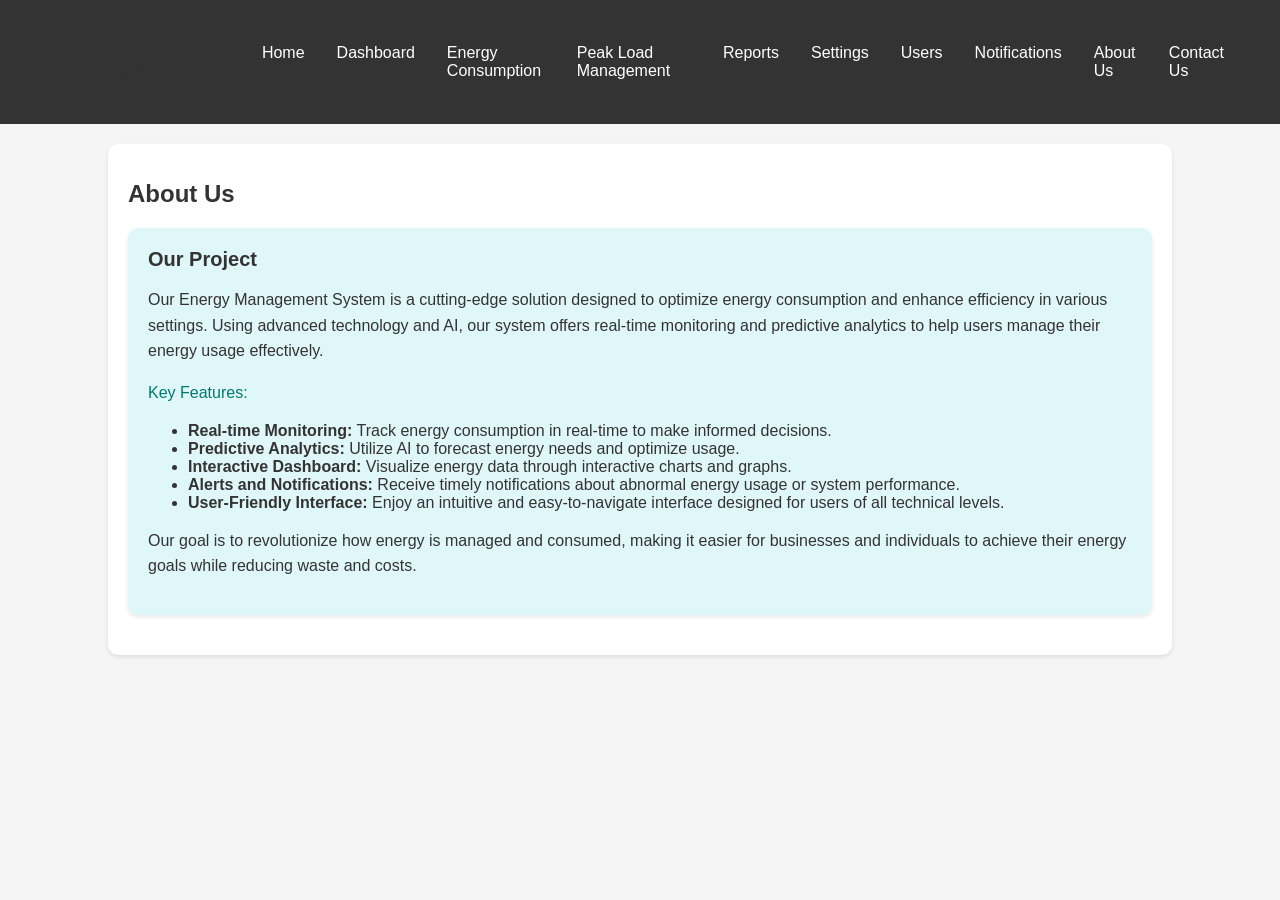
<file: about-us.html>
<!DOCTYPE html>
<html lang="en">
<head>
    <meta charset="UTF-8">
    <meta name="viewport" content="width=device-width, initial-scale=1.0">
    <title>About Us - Energy Management System</title>
    <style>
        /* Global Styles */
        :root {
            --bg-color: #f5f5f5;
            --text-color: #333;
            --container-bg-color: #ffffff;
            --section-bg-color: #e0f7fa;
            --highlight-color: #00796b;
        }

        body {
            font-family: 'Open Sans', sans-serif;
            background-color: var(--bg-color);
            color: var(--text-color);
            margin: 0;
            padding: 0;
        }

        .container1 {
            width: 80%;
            margin: 20px auto;
            padding: 20px;
            background-color: var(--container-bg-color);
            border-radius: 10px;
            box-shadow: 0 2px 4px rgba(0, 0, 0, 0.1);
        }

        h1, h2, h3 {
            font-weight: bold;
            color: var(--text-color);
        }

        h1 {
            font-size: 24px;
            margin-bottom: 20px;
        }

        h2 {
            font-size: 20px;
            margin-top: 20px;
            margin-bottom: 10px;
        }

        p {
            font-size: 16px;
            line-height: 1.6;
        }

        .section {
            background-color: var(--section-bg-color);
            padding: 20px;
            margin-bottom: 20px;
            border-radius: 10px;
            box-shadow: 0 2px 4px rgba(0, 0, 0, 0.1);
        }

        .section h2 {
            margin-top: 0;
        }

        .highlight {
            color: var(--highlight-color);
        }
        



        header {
            background-color: #333;
            color: white;
            padding: 1rem 0;
        }
        
        header .container {
            max-width: 1200px;
            margin: 0 auto;
            display: flex;
            justify-content: space-between;
            align-items: center;
            padding: 0 1rem;
        }
        
        header .logo a {
            color: #fff;
            font-size: 1.8rem;
            text-decoration: none;
            font-weight: bold;
        }
        
        header nav ul {
            list-style-type: none;
            padding: 0;
            margin: 0;
            display: flex;
        }
        
        header nav ul li {
            margin: 0 1rem;
        }
        
        header nav ul li a {
            color: #fff;
            text-decoration: none;
            font-size: 1rem;
            transition: color 0.3s;
        }
        
        header nav ul li a:hover {
            color: #ff7e5f; /* Change color on hover */
        }
        
    </style>
</head>
<body>
    <header>
        <div class="container">
            <h1>Energy consumption</h1>
            <nav>
                <ul>
                    <li><a href="index.html">Home</a></li>
                    <li><a href="dashboard.html">Dashboard</a></li>
                    <li><a href="energy-consumption.html">Energy Consumption</a></li>
                    <li><a href="peak-load-management.html">Peak Load Management</a></li>
                    <!-- <li><a href="real-time-monitoring.html">Real-Time Monitoring</a></li> -->
                    <li><a href="reports.html">Reports</a></li>
                    <li><a href="settings.html">Settings</a></li>
                    <li><a href="user-management.html">Users</a></li>
                    <li><a href="notifications.html">Notifications</a></li>
                    <li><a href="about-us.html">About Us</a></li>
                    <li><a href="contact-us.html">Contact Us</a></li>
                </ul>
            </nav>
        </div>
    </header>
   
    <div class="container1">
        <h1>About Us</h1>
        
        <div class="section">
            <h2>Our Project</h2>
            <p>
                Our Energy Management System is a cutting-edge solution designed to optimize energy consumption and enhance efficiency in various settings. Using advanced technology and AI, our system offers real-time monitoring and predictive analytics to help users manage their energy usage effectively.
            </p>
            <p>
                <span class="highlight">Key Features:</span>
                <ul>
                    <li><strong>Real-time Monitoring:</strong> Track energy consumption in real-time to make informed decisions.</li>
                    <li><strong>Predictive Analytics:</strong> Utilize AI to forecast energy needs and optimize usage.</li>
                    <li><strong>Interactive Dashboard:</strong> Visualize energy data through interactive charts and graphs.</li>
                    <li><strong>Alerts and Notifications:</strong> Receive timely notifications about abnormal energy usage or system performance.</li>
                    <li><strong>User-Friendly Interface:</strong> Enjoy an intuitive and easy-to-navigate interface designed for users of all technical levels.</li>
                </ul>
            </p>
            <p>
                Our goal is to revolutionize how energy is managed and consumed, making it easier for businesses and individuals to achieve their energy goals while reducing waste and costs.
            </p>
        </div>
    </div>
</body>
</html>
</file>
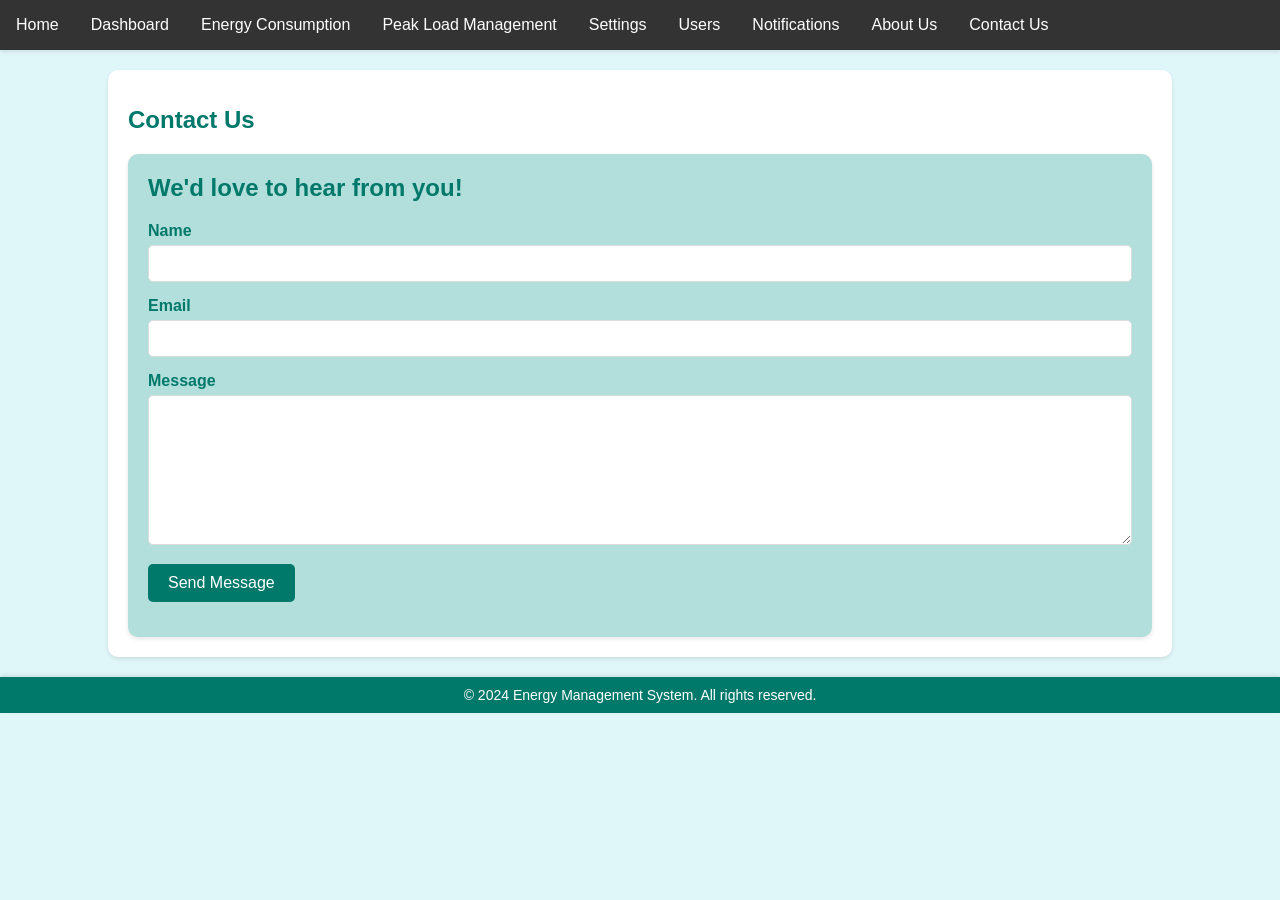
<file: contact-us.html>
<!DOCTYPE html>
<html lang="en">
<head>
    <meta charset="UTF-8">
    <meta name="viewport" content="width=device-width, initial-scale=1.0">
    <title>Contact Us</title>
    <style>
        /* Global Styles */
        :root {
            --bg-color: #e0f7fa;
            --text-color: #00796b;
            --container-bg-color: #ffffff;
            --form-bg-color: #b2dfdb;
            --input-bg-color: #004d40;
            --highlight-color: #00796b;
        }

        body {
            font-family: 'Open Sans', sans-serif;
            background-color: var(--bg-color);
            color: var(--text-color);
            margin: 0;
            padding: 0;
        }

        header {
            background-color: var(--highlight-color);
            color: #ffffff;
            padding: 10px 0;
            text-align: center;
            box-shadow: 0 2px 4px rgba(0, 0, 0, 0.1);
        }

        header h1 {
            margin: 0;
            font-size: 24px;
        }

        .container1 {
            width: 80%;
            margin: 20px auto;
            padding: 20px;
            background-color: var(--container-bg-color);
            border-radius: 10px;
            box-shadow: 0 2px 4px rgba(0, 0, 0, 0.1);
        }

        h1 {
            font-size: 24px;
            color: var(--text-color);
            margin-bottom: 20px;
        }

        .form-section {
            background-color: var(--form-bg-color);
            padding: 20px;
            border-radius: 10px;
            box-shadow: 0 2px 4px rgba(0, 0, 0, 0.1);
        }

        .form-section h2 {
            margin-top: 0;
        }

        .form-group {
            margin-bottom: 15px;
        }

        .form-group label {
            display: block;
            font-weight: bold;
            color: var(--text-color);
            margin-bottom: 5px;
        }

        .form-group input, .form-group textarea {
            width: 100%;
            padding: 10px;
            border: 1px solid #ddd;
            border-radius: 5px;
            box-sizing: border-box;
        }

        .form-group textarea {
            resize: vertical;
            height: 150px;
        }

        .form-group button {
            background-color: var(--highlight-color);
            color: #ffffff;
            border: none;
            padding: 10px 20px;
            border-radius: 5px;
            font-size: 16px;
            cursor: pointer;
            transition: background-color 0.3s;
        }

        .form-group button:hover {
            background-color: #004d40;
        }

        footer {
            background-color: var(--highlight-color);
            color: #ffffff;
            padding: 10px 0;
            text-align: center;
            box-shadow: 0 -2px 4px rgba(0, 0, 0, 0.1);
        }

        footer p {
            margin: 0;
            font-size: 14px;
        }
        
header {
    background-color: #333;
    color: white;
    padding: 1rem 0;
}

header .container1 {
    max-width: 1200px;
    margin: 0 auto;
    display: flex;
    justify-content: space-between;
    align-items: center;
    padding: 0 1rem;
}

header .logo a {
    color: #fff;
    font-size: 1.8rem;
    text-decoration: none;
    font-weight: bold;
}

header nav ul {
    list-style-type: none;
    padding: 0;
    margin: 0;
    display: flex;
}

header nav ul li {
    margin: 0 1rem;
}

header nav ul li a {
    color: #fff;
    text-decoration: none;
    font-size: 1rem;
    transition: color 0.3s;
}

header nav ul li a:hover {
    color: #ff7e5f; /* Change color on hover */
}
    </style>
</head>
<body>
    <header>
        <div class="container">
            
            <nav>
                <ul>
                    <li><a href="index.html">Home</a></li>
                    <li><a href="dashboard.html">Dashboard</a></li>
                    <li><a href="energy-consumption.html">Energy Consumption</a></li>
                    <li><a href="peak-load-management.html">Peak Load Management</a></li>
                    <!-- <li><a href="real-time-monitoring.html">Real-Time Monitoring</a></li> -->
                    <li><a href="settings.html">Settings</a></li>
                    <li><a href="user-management.html">Users</a></li>
                    <li><a href="notifications.html">Notifications</a></li>
                    <li><a href="about-us.html">About Us</a></li>
                    <li><a href="contact-us.html">Contact Us</a></li>
                </ul>
            </nav>
        </div>
    </header>

    <div class="container1">
        <h1>Contact Us</h1>
        <div class="form-section">
            <h2>We'd love to hear from you!</h2>
            <form action="#" method="post">
                <div class="form-group">
                    <label for="name">Name</label>
                    <input type="text" id="name" name="name" required>
                </div>
                <div class="form-group">
                    <label for="email">Email</label>
                    <input type="email" id="email" name="email" required>
                </div>
                <div class="form-group">
                    <label for="message">Message</label>
                    <textarea id="message" name="message" required></textarea>
                </div>
                <div class="form-group">
                    <button type="submit">Send Message</button>
                </div>
            </form>
        </div>
    </div>

    <footer>
        <p>&copy; 2024 Energy Management System. All rights reserved.</p>
    </footer>
</body>
</html>
</file>
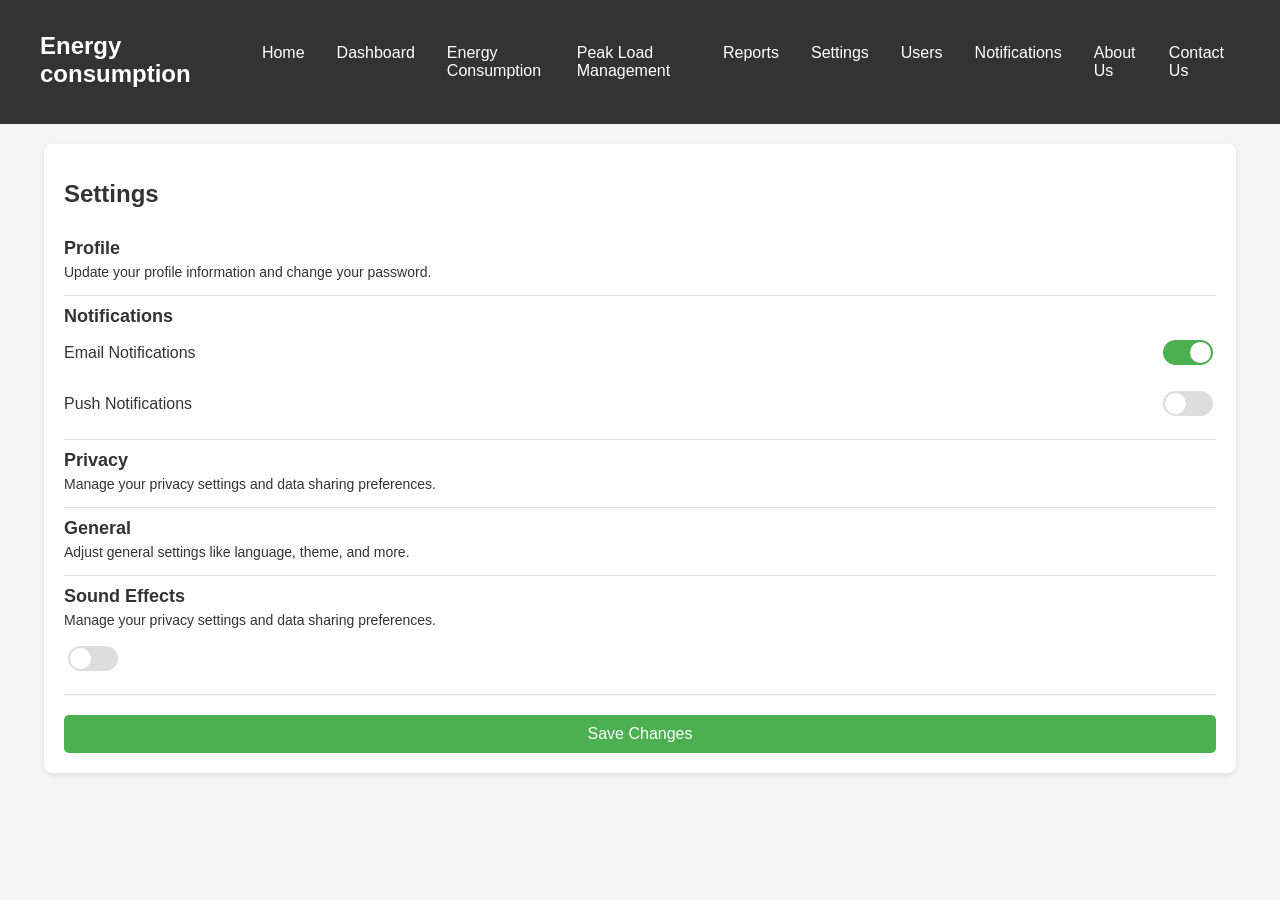
<file: settings.html>
<!DOCTYPE html>
<html lang="en">
<head>
    <meta charset="UTF-8">
    <meta name="viewport" content="width=device-width, initial-scale=1.0">
    <title>Settings</title>
    <style>
        /* Global Styles */
        body {
            font-family: 'Arial', sans-serif;
            margin: 0;
            padding: 0;
            background-color: #f5f5f5;
            color: #333;
        }
        .container1 {
            width: 90%;
            margin: 20px auto;
            padding: 20px;
            background-color: #fff;
            border-radius: 8px;
            box-shadow: 0 2px 5px rgba(0, 0, 0, 0.1);
        }
        h1 {
            font-size: 24px;
            margin-bottom: 20px;
        }
        .section {
            border-bottom: 1px solid #ddd;
            padding: 10px 0;
        }
        .section:last-child {
            border-bottom: none;
        }
        .section h2 {
            font-size: 18px;
            margin: 0;
        }
        .section p {
            font-size: 14px;
            margin: 5px 0;
        }
        .switch {
            display: flex;
            align-items: center;
            justify-content: space-between;
            padding: 10px 0;
        }
        .switch input[type="checkbox"] {
            position: relative;
            appearance: none;
            width: 50px;
            height: 25px;
            background-color: #ddd;
            border-radius: 15px;
            cursor: pointer;
            outline: none;
        }
        .switch input[type="checkbox"]:checked {
            background-color: #4caf50;
        }
        .switch input[type="checkbox"]::before {
            content: "";
            position: absolute;
            top: 2px;
            left: 2px;
            width: 21px;
            height: 21px;
            background-color: #fff;
            border-radius: 50%;
            transition: transform 0.3s;
        }
        .switch input[type="checkbox"]:checked::before {
            transform: translateX(25px);
        }
        .save-btn {
            display: block;
            width: 100%;
            padding: 10px;
            background-color: #4caf50;
            color: #fff;
            border: none;
            border-radius: 5px;
            font-size: 16px;
            cursor: pointer;
            margin-top: 20px;
            text-align: center;
        }
        .save-btn:hover {
            background-color: #45a049;
        }



        header {
            background-color: #333;
            color: white;
            padding: 1rem 0;
        }
        
        header .container {
            max-width: 1200px;
            margin: 0 auto;
            display: flex;
            justify-content: space-between;
            align-items: center;
            padding: 0 1rem;
        }
        
        header .logo a {
            color: #fff;
            font-size: 1.8rem;
            text-decoration: none;
            font-weight: bold;
        }
        
        header nav ul {
            list-style-type: none;
            padding: 0;
            margin: 0;
            display: flex;
        }
        
        header nav ul li {
            margin: 0 1rem;
        }
        
        header nav ul li a {
            color: #fff;
            text-decoration: none;
            font-size: 1rem;
            transition: color 0.3s;
        }
        
        header nav ul li a:hover {
            color: #ff7e5f; /* Change color on hover */
        }
        
    </style>
</head>
<body>
    <header>
        <div class="container">
            <h1>Energy consumption</h1>
            <nav>
                <ul>
                    <li><a href="index.html">Home</a></li>
                    <li><a href="dashboard.html">Dashboard</a></li>
                    <li><a href="energy-consumption.html">Energy Consumption</a></li>
                    <li><a href="peak-load-management.html">Peak Load Management</a></li>
                    <!-- <li><a href="real-time-monitoring.html">Real-Time Monitoring</a></li> -->
                    <li><a href="reports.html">Reports</a></li>
                    <li><a href="settings.html">Settings</a></li>
                    <li><a href="user-management.html">Users</a></li>
                    <li><a href="notifications.html">Notifications</a></li>
                    <li><a href="about-us.html">About Us</a></li>
                    <li><a href="contact-us.html">Contact Us</a></li>
                </ul>
            </nav>
        </div>
    </header>
   
</head>
<body>
    <div class="container1">
        <h1>Settings</h1>

        <div class="section">
            <h2>Profile</h2>
            <p>Update your profile information and change your password.</p>
        </div>

        <div class="section">
            <h2>Notifications</h2>
            <div class="switch">
                <label>Email Notifications</label>
                <input type="checkbox" checked>
            </div>
            <div class="switch">
                <label>Push Notifications</label>
                <input type="checkbox">
            </div>
        </div>

        <div class="section">
            <h2>Privacy</h2>
            <p>Manage your privacy settings and data sharing preferences.</p>
        </div>

        <div class="section">
            <h2>General</h2>
            <p>Adjust general settings like language, theme, and more.</p>
        </div>

        <div class="section">
            <h2>Sound Effects</h2>
            <p>Manage your privacy settings and data sharing preferences.</p>
            <label class="switch">
                
                <input type="checkbox" id="soundEffectsToggle">
                <span class="slider round"></span>
             
            </label>
            
        </div>
        <button class="save-btn">Save Changes</button>
    </div>
</body>
</html>
</file>
